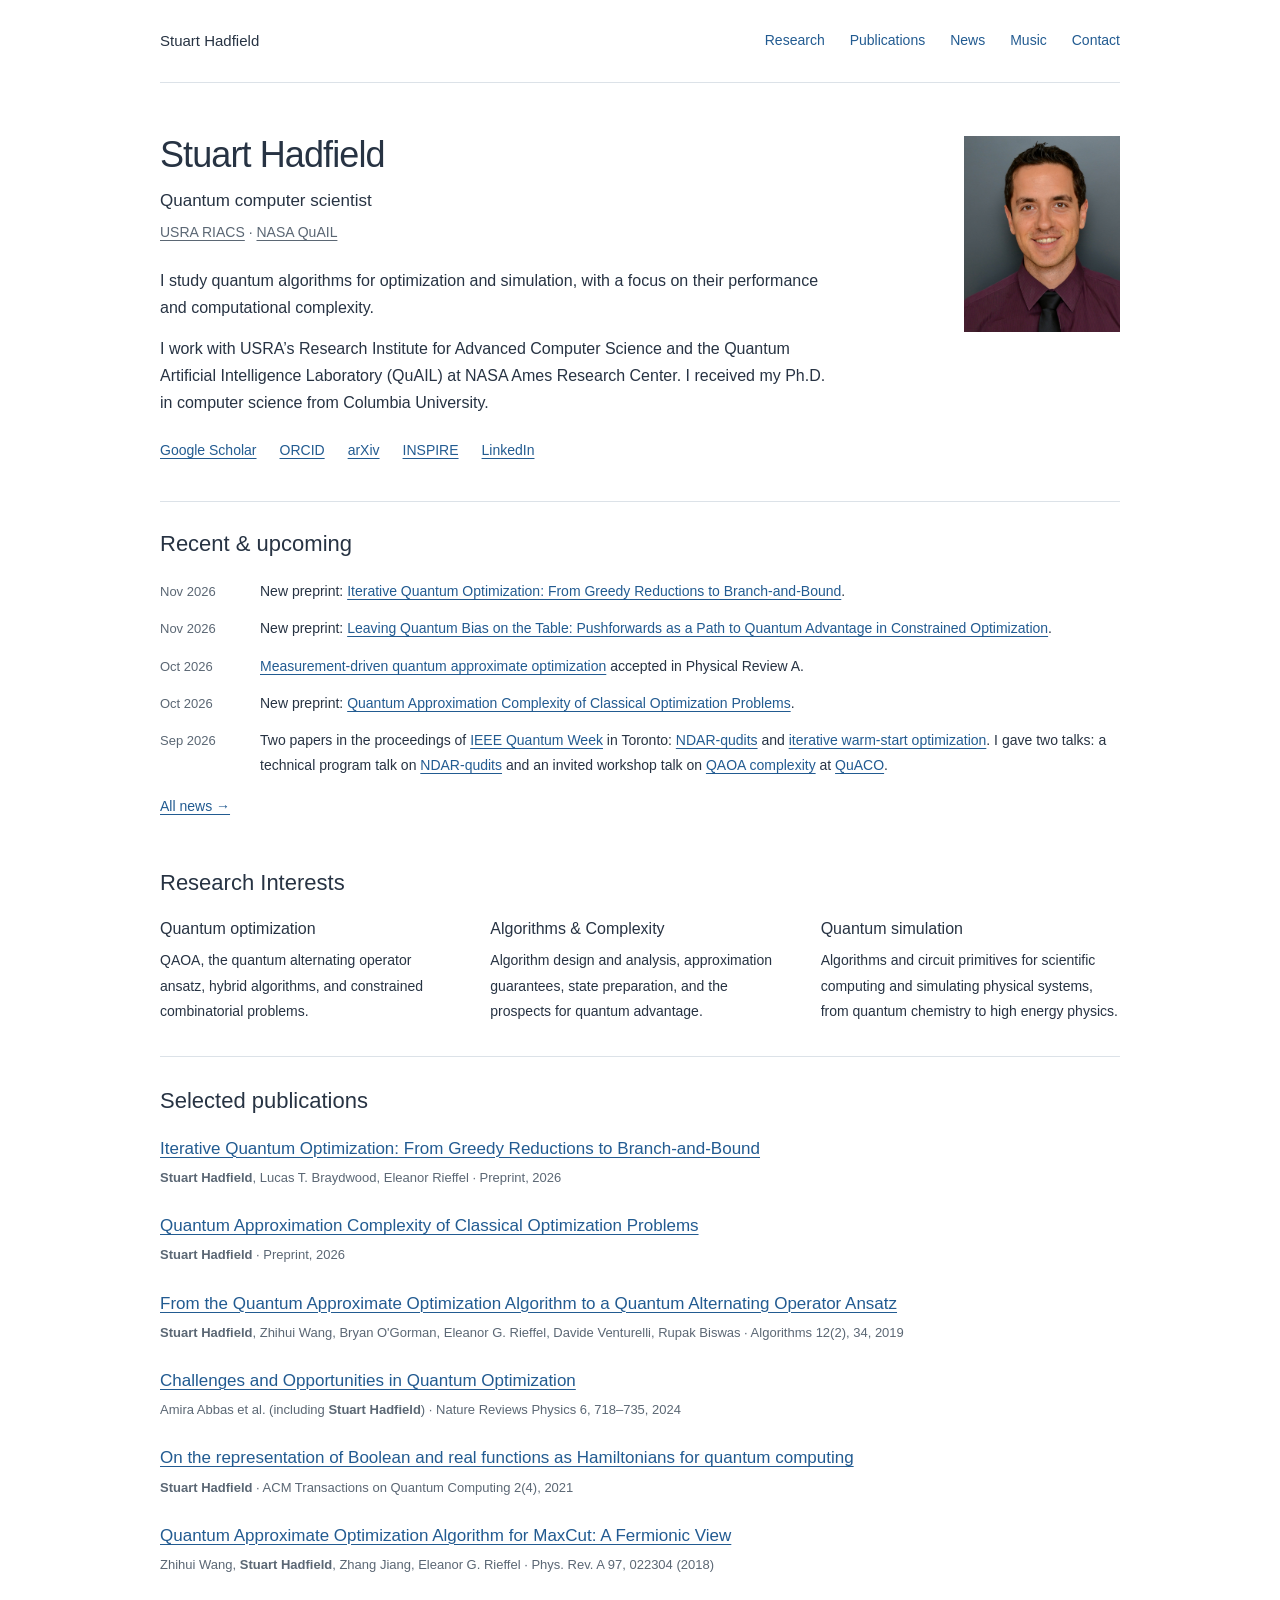
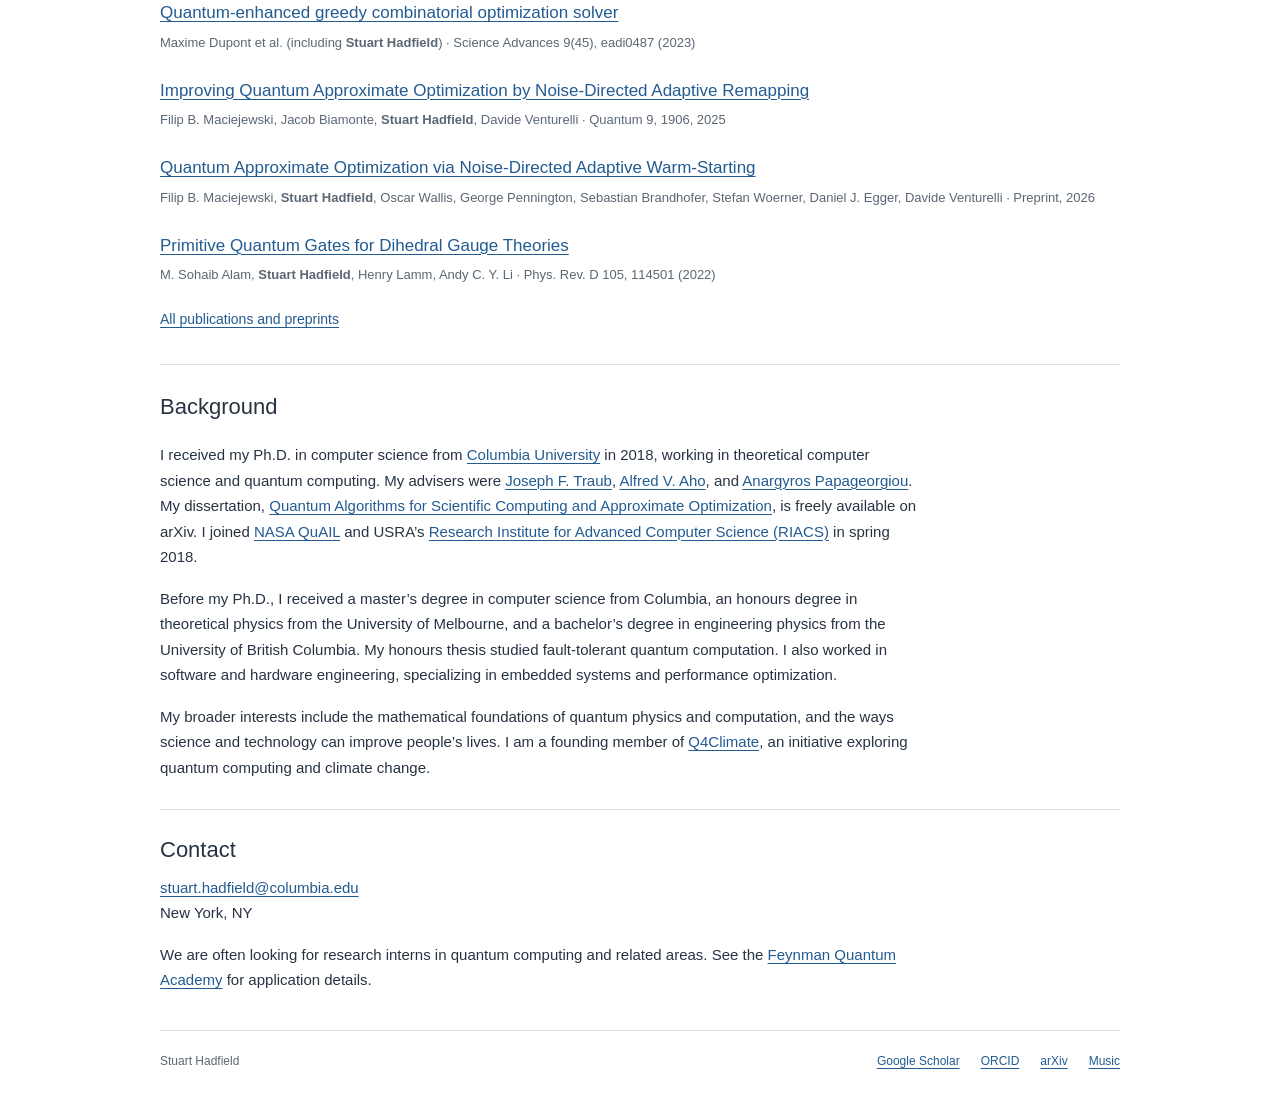
<file: index.html>
<!doctype html>
<html lang="en">
<head>
  <meta charset="utf-8">
  <meta name="viewport" content="width=device-width, initial-scale=1">
  <title>Stuart Hadfield | Quantum Algorithms, Optimization &amp; Complexity</title>
  <meta name="description" content="Stuart Hadfield is a quantum computer scientist at USRA/RIACS and NASA QuAIL. Research in quantum algorithms, optimization, complexity, and simulation.">
  <meta name="theme-color" content="#ffffff">
  <meta name="color-scheme" content="light">
  <meta name="referrer" content="strict-origin-when-cross-origin">
  <link rel="canonical" href="https://stuarthadfield.me/">
  <link rel="icon" href="./assets/favicon.svg" type="image/svg+xml">
  <link rel="stylesheet" href="./assets/site.css">
  <meta property="og:type" content="website">
  <meta property="og:title" content="Stuart Hadfield | Quantum Algorithms, Optimization &amp; Complexity">
  <meta property="og:description" content="Stuart Hadfield is a quantum computer scientist at USRA/RIACS and NASA QuAIL. Research in quantum algorithms, optimization, complexity, and simulation.">
  <meta property="og:url" content="https://stuarthadfield.me/">
  <meta property="og:image" content="https://stuarthadfield.me/assets/stuart-hadfield.jpg">
  <meta property="og:image:alt" content="Stuart Hadfield">
  <meta name="twitter:card" content="summary">
  <script type="application/ld+json">{"@context": "https://schema.org", "@type": "ProfilePage", "url": "https://stuarthadfield.me/", "name": "Stuart Hadfield | Quantum Algorithms, Optimization & Complexity", "mainEntity": {"@type": "Person", "@id": "https://stuarthadfield.me/#person", "name": "Stuart Hadfield", "alternateName": "Stuart A. Hadfield", "url": "https://stuarthadfield.me/", "image": "https://stuarthadfield.me/assets/stuart-hadfield.jpg", "jobTitle": "Quantum computer scientist", "affiliation": {"@type": "Organization", "name": "USRA Research Institute for Advanced Computer Science"}, "alumniOf": {"@type": "CollegeOrUniversity", "name": "Columbia University"}, "sameAs": ["https://orcid.org/0000-0002-4607-3921", "https://scholar.google.com/citations?user=0zILLFkAAAAJ", "https://arxiv.org/a/hadfield_s_1", "https://github.com/stuartah"], "knowsAbout": ["Quantum algorithms", "Quantum optimization", "Computational complexity", "Quantum simulation"]}}</script>
  <script defer src="./assets/site.js"></script>
  <script defer src="./assets/analytics.js"></script>
</head>
<body>
<a class="skip-link" href="#main">Skip to content</a>
<header class="site-header wrap">
  <a class="wordmark" href="./" aria-label="Stuart Hadfield, home">Stuart Hadfield</a>
  <button class="menu-toggle" aria-expanded="false" aria-controls="primary-nav" type="button">Menu</button>
  <nav id="primary-nav" aria-label="Main navigation">
    <a href="./#research">Research</a>
    <a href="./publications/">Publications</a>
    <a href="./news/">News</a>
    <a href="./music/">Music</a>
    <a href="./#contact">Contact</a>
  </nav>
</header>
<main id="main">
<div class="wrap">
  <section class="intro" aria-labelledby="home-title">
    <div class="intro-copy">
      <div class="intro-name">
        <h1 id="home-title">Stuart Hadfield</h1>
        <p class="intro-role">Quantum computer scientist</p>
        <p class="intro-affiliation"><a href="https://riacs.usra.edu/quantum/">USRA RIACS</a> · <a href="https://www.nasa.gov/intelligent-systems-division/discovery-and-systems-health/nasa-quail/">NASA QuAIL</a></p>
      </div>
      <div class="intro-bio">
        <p>I study quantum algorithms for optimization and simulation, with a focus on their performance and computational complexity.</p>
        <p>I work with USRA’s Research Institute for Advanced Computer Science and the Quantum Artificial Intelligence Laboratory (QuAIL) at NASA Ames Research Center. I received my Ph.D. in computer science from Columbia University.</p>
        <div class="intro-links"><a href="https://scholar.google.com/citations?user=0zILLFkAAAAJ">Google Scholar</a><a href="https://orcid.org/0000-0002-4607-3921">ORCID</a><a href="https://arxiv.org/a/hadfield_s_1">arXiv</a><a href="https://inspirehep.net/authors/1913623">INSPIRE</a><a href="https://www.linkedin.com/in/stuart-hadfield-4b250715">LinkedIn</a></div>
      </div>
    </div>
    <figure class="portrait"><img src="assets/stuart-hadfield.jpg" width="1789" height="2048" alt="Stuart Hadfield" fetchpriority="high"></figure>
  </section>
  <section class="recent-updates" id="news" aria-labelledby="news-title"><h2 id="news-title">Recent &amp; upcoming</h2><ul class="updates-list"><li id="news-tree-iqo-preprint"><time datetime="2026-11">Nov 2026</time><p>New preprint: <a href="https://arxiv.org/abs/2611.00678">Iterative Quantum Optimization: From Greedy Reductions to Branch-and-Bound</a>.</p></li><li id="news-pushforwards-preprint"><time datetime="2026-11">Nov 2026</time><p>New preprint: <a href="https://arxiv.org/abs/2611.00759">Leaving Quantum Bias on the Table: Pushforwards as a Path to Quantum Advantage in Constrained Optimization</a>.</p></li><li id="news-measurement-driven-pra-acceptance"><time datetime="2026-10-22">Oct 2026</time><p><a href="https://journals.aps.org/pra/accepted/10.1103/6ftg-93hc">Measurement-driven quantum approximate optimization</a> accepted in Physical Review A.</p></li><li id="news-quantum-approximation-complexity-preprint"><time datetime="2026-10-07">Oct 2026</time><p>New preprint: <a href="https://arxiv.org/abs/2610.09584">Quantum Approximation Complexity of Classical Optimization Problems</a>.</p></li><li id="news-ieee-quantum-week-2026"><time datetime="2026-09-17">Sep 2026</time><p>Two papers in the proceedings of <a href="https://qce.quantum.ieee.org/2026/qce26-schedule/paper-schedule/">IEEE Quantum Week</a> in Toronto: <a href="https://arxiv.org/abs/2606.28234">NDAR-qudits</a> and <a href="https://arxiv.org/abs/2604.26047">iterative warm-start optimization</a>. I gave two talks: a technical program talk on <a href="https://arxiv.org/abs/2606.28234">NDAR-qudits</a> and an invited workshop talk on <a href="https://arxiv.org/abs/2608.11385">QAOA complexity</a> at <a href="https://sites.google.com/view/quaco-qce/">QuACO</a>.</p></li></ul><a class="all-news" href="news/">All news →</a></section>
  <section class="research" id="research" aria-labelledby="research-title">
    <h2 id="research-title">Research Interests</h2>
    <div class="research-areas">
      <div><h3><a href="publications/?topic=Optimization">Quantum optimization</a></h3><p>QAOA, the quantum alternating operator ansatz, hybrid algorithms, and constrained combinatorial problems.</p></div>
      <div><h3><a href="publications/?topic=Complexity">Algorithms &amp; Complexity</a></h3><p>Algorithm design and analysis, approximation guarantees, state preparation, and the prospects for quantum advantage.</p></div>
      <div><h3><a href="publications/?topic=Simulation">Quantum simulation</a></h3><p>Algorithms and circuit primitives for scientific computing and simulating physical systems, from quantum chemistry to high energy physics.</p></div>
    </div>
  </section>
  <section class="selected-work" aria-labelledby="selected-title"><h2 id="selected-title">Selected publications</h2><ul class="selected-list"><li class="selected-paper">
  <h3><a href="https://arxiv.org/abs/2611.00678">Iterative Quantum Optimization: From Greedy Reductions to Branch-and-Bound</a></h3>
  <p class="paper-meta"><strong>Stuart Hadfield</strong>, Lucas T. Braydwood, Eleanor Rieffel · Preprint, 2026</p>
</li><li class="selected-paper">
  <h3><a href="https://arxiv.org/abs/2610.09584">Quantum Approximation Complexity of Classical Optimization Problems</a></h3>
  <p class="paper-meta"><strong>Stuart Hadfield</strong> · Preprint, 2026</p>
</li><li class="selected-paper">
  <h3><a href="https://arxiv.org/abs/1709.03489">From the Quantum Approximate Optimization Algorithm to a Quantum Alternating Operator Ansatz</a></h3>
  <p class="paper-meta"><strong>Stuart Hadfield</strong>, Zhihui Wang, Bryan O&#x27;Gorman, Eleanor G. Rieffel, Davide Venturelli, Rupak Biswas · Algorithms 12(2), 34, 2019</p>
</li><li class="selected-paper">
  <h3><a href="https://arxiv.org/abs/2312.02279">Challenges and Opportunities in Quantum Optimization</a></h3>
  <p class="paper-meta">Amira Abbas et al. (including <strong>Stuart Hadfield</strong>) · Nature Reviews Physics 6, 718–735, 2024</p>
</li><li class="selected-paper">
  <h3><a href="https://arxiv.org/abs/1804.09130">On the representation of Boolean and real functions as Hamiltonians for quantum computing</a></h3>
  <p class="paper-meta"><strong>Stuart Hadfield</strong> · ACM Transactions on Quantum Computing 2(4), 2021</p>
</li><li class="selected-paper">
  <h3><a href="https://arxiv.org/abs/1706.02998">Quantum Approximate Optimization Algorithm for MaxCut: A Fermionic View</a></h3>
  <p class="paper-meta">Zhihui Wang, <strong>Stuart Hadfield</strong>, Zhang Jiang, Eleanor G. Rieffel · Phys. Rev. A 97, 022304 (2018)</p>
</li><li class="selected-paper">
  <h3><a href="https://arxiv.org/abs/2303.05509">Quantum-enhanced greedy combinatorial optimization solver</a></h3>
  <p class="paper-meta">Maxime Dupont et al. (including <strong>Stuart Hadfield</strong>) · Science Advances 9(45), eadi0487 (2023)</p>
</li><li class="selected-paper">
  <h3><a href="https://arxiv.org/abs/2404.01412">Improving Quantum Approximate Optimization by Noise-Directed Adaptive Remapping</a></h3>
  <p class="paper-meta">Filip B. Maciejewski, Jacob Biamonte, <strong>Stuart Hadfield</strong>, Davide Venturelli · Quantum 9, 1906, 2025</p>
</li><li class="selected-paper">
  <h3><a href="https://arxiv.org/abs/2607.09368">Quantum Approximate Optimization via Noise-Directed Adaptive Warm-Starting</a></h3>
  <p class="paper-meta">Filip B. Maciejewski, <strong>Stuart Hadfield</strong>, Oscar Wallis, George Pennington, Sebastian Brandhofer, Stefan Woerner, Daniel J. Egger, Davide Venturelli · Preprint, 2026</p>
</li><li class="selected-paper">
  <h3><a href="https://arxiv.org/abs/2108.13305">Primitive Quantum Gates for Dihedral Gauge Theories</a></h3>
  <p class="paper-meta">M. Sohaib Alam, <strong>Stuart Hadfield</strong>, Henry Lamm, Andy C. Y. Li · Phys. Rev. D 105, 114501 (2022)</p>
</li></ul><a class="browse-papers" href="publications/">All publications and preprints</a></section>
  <section class="background" id="about" aria-labelledby="background-title">
    <h2 id="background-title">Background</h2>
    <p>I received my Ph.D. in computer science from <a href="https://www.cs.columbia.edu/~stuartah/" title="Former Columbia homepage">Columbia University</a> in 2018, working in theoretical computer science and quantum computing. My advisers were <a href="https://www.cs.columbia.edu/~traub/">Joseph F. Traub</a>, <a href="https://www.cs.columbia.edu/~aho/">Alfred V. Aho</a>, and <a href="https://www.cs.columbia.edu/~ap/">Anargyros Papageorgiou</a>. My dissertation, <a href="https://arxiv.org/abs/1805.03265">Quantum Algorithms for Scientific Computing and Approximate Optimization</a>, is freely available on arXiv. I joined <a href="https://www.nasa.gov/intelligent-systems-division/discovery-and-systems-health/nasa-quail/">NASA QuAIL</a> and USRA’s <a href="https://riacs.usra.edu/quantum/">Research Institute for Advanced Computer Science (RIACS)</a> in spring 2018.</p>
    <p>Before my Ph.D., I received a master’s degree in computer science from Columbia, an honours degree in theoretical physics from the University of Melbourne, and a bachelor’s degree in engineering physics from the University of British Columbia. My honours thesis studied fault-tolerant quantum computation. I also worked in software and hardware engineering, specializing in embedded systems and performance optimization.</p>
    <p>My broader interests include the mathematical foundations of quantum physics and computation, and the ways science and technology can improve people’s lives. I am a founding member of <a href="https://q4climate.org/">Q4Climate</a>, an initiative exploring quantum computing and climate change.</p>
  </section>
  <section class="contact" id="contact" aria-labelledby="contact-title"><h2 id="contact-title">Contact</h2><p><a class="contact-email" href="mailto:stuart.hadfield@columbia.edu">stuart.hadfield@columbia.edu</a></p><p>New York, NY</p><p class="internship-note">We are often looking for research interns in quantum computing and related areas. See the <a href="https://riacs.usra.edu/quantum/academy/">Feynman Quantum Academy</a> for application details.</p></section>
</div>
</main>
<footer class="site-footer wrap">
  <span>Stuart Hadfield</span>
  <div class="footer-links"><a href="https://scholar.google.com/citations?user=0zILLFkAAAAJ">Google Scholar</a><a href="https://orcid.org/0000-0002-4607-3921">ORCID</a><a href="https://arxiv.org/a/hadfield_s_1">arXiv</a><a href="./music/">Music</a></div>
</footer>
<!-- Existing Clicky tracker runs only on the public production hostname. -->
</body>
</html>
</file>
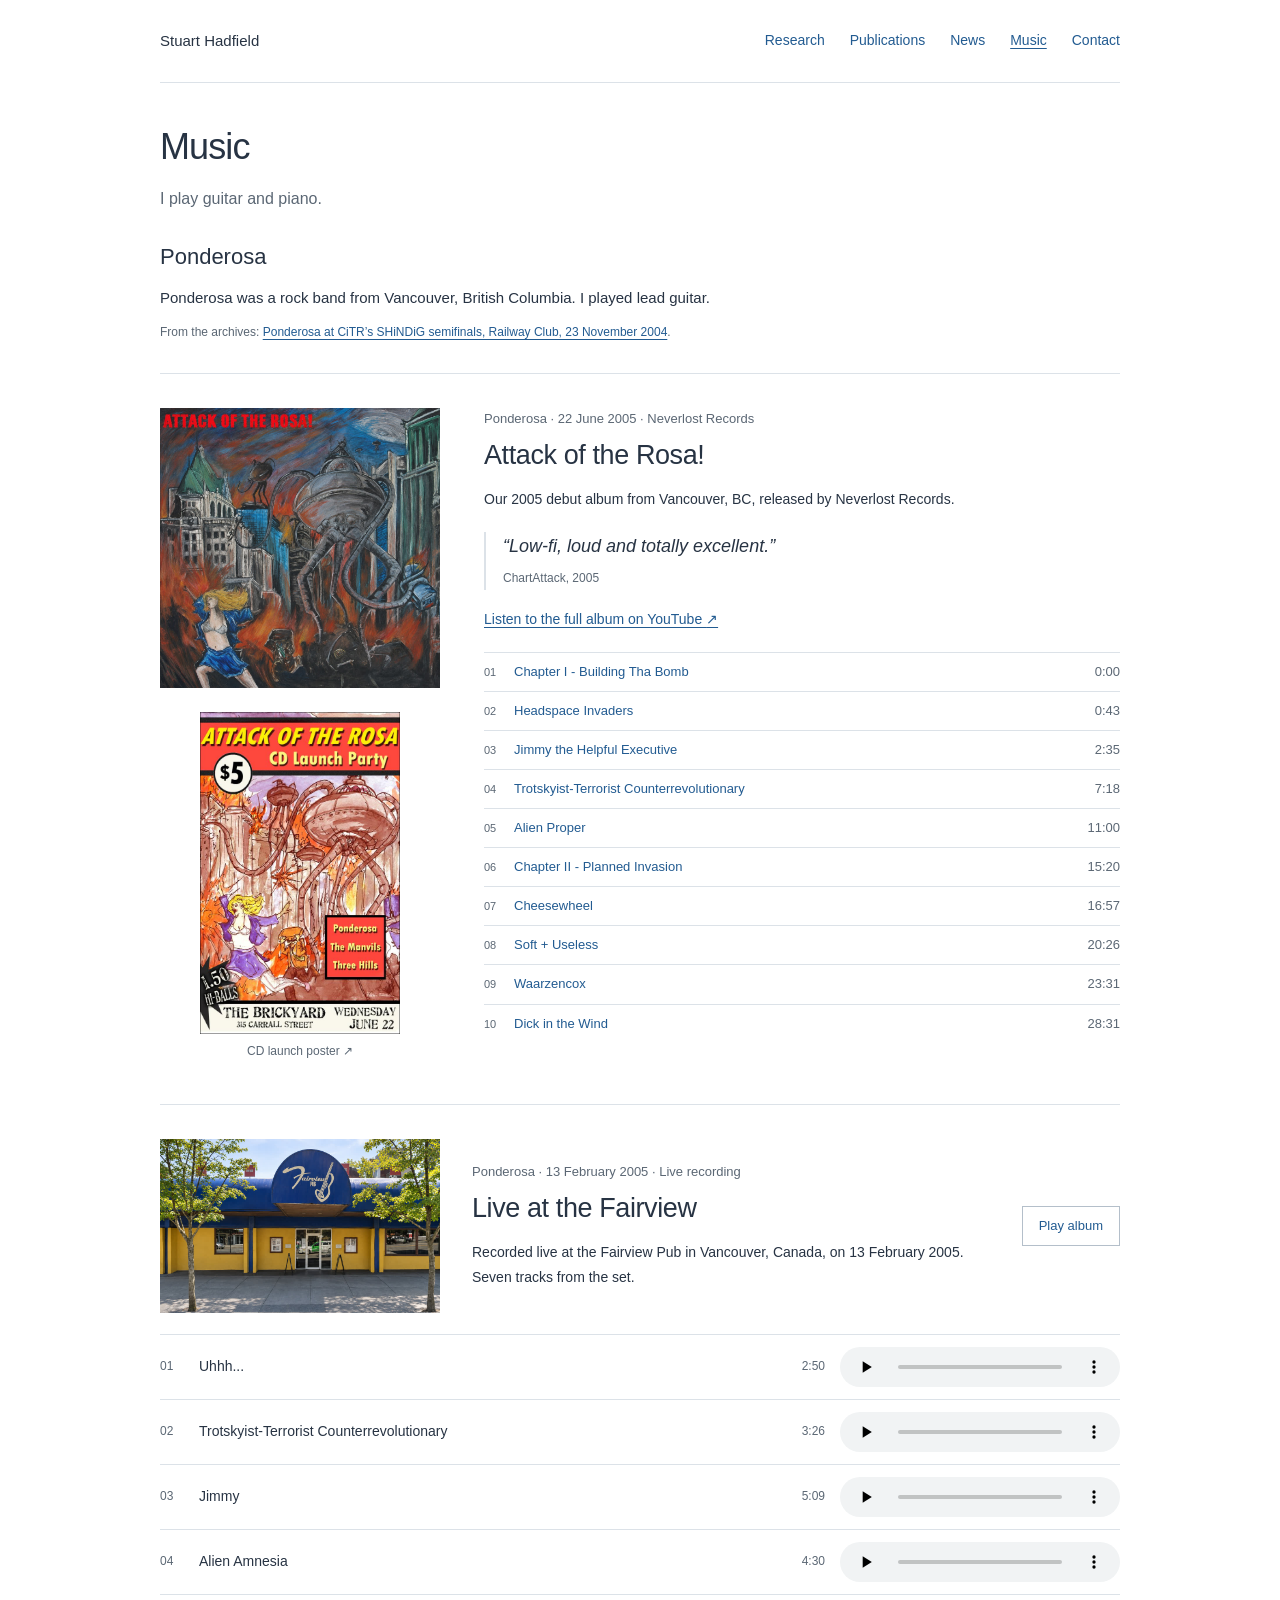
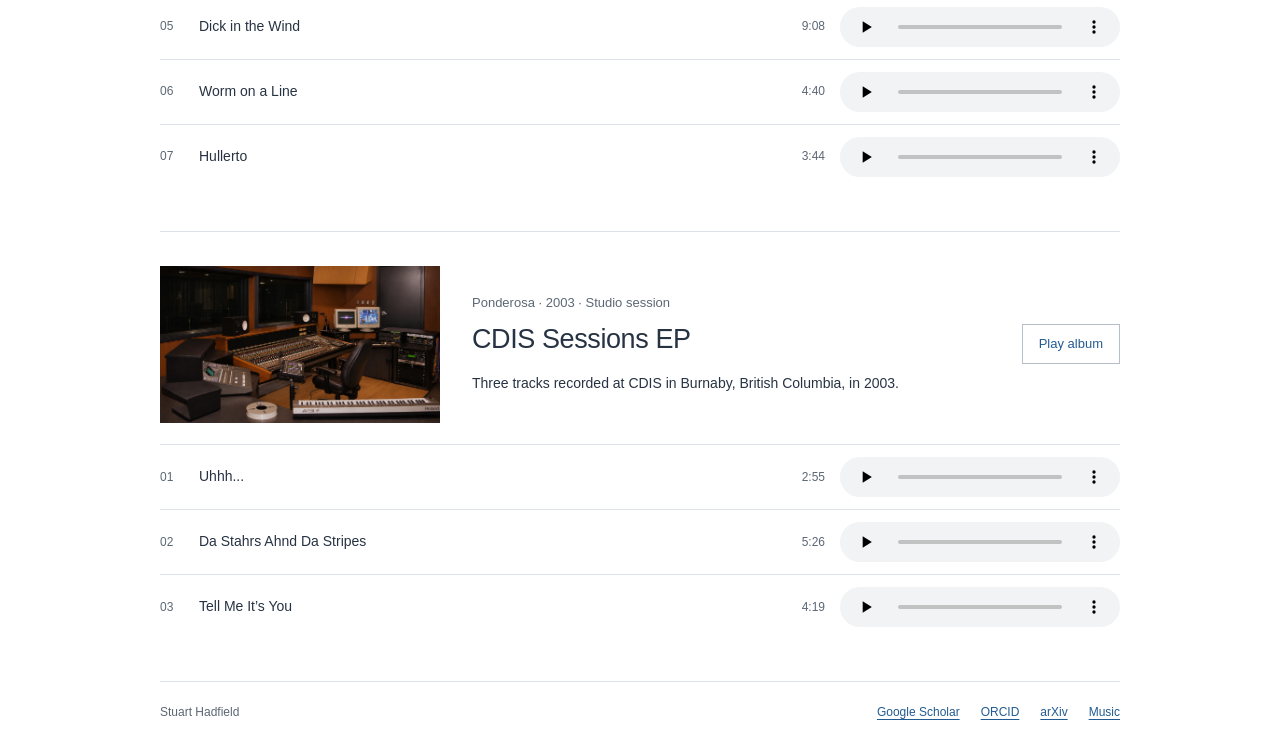
<file: music/index.html>
<!doctype html>
<html lang="en">
<head>
  <meta charset="utf-8">
  <meta name="viewport" content="width=device-width, initial-scale=1">
  <title>Music | Stuart Hadfield</title>
  <meta name="description" content="Stuart Hadfield plays guitar and piano and was the lead guitarist in Ponderosa. Listen to Attack of the Rosa!, Live at the Fairview, and the CDIS Sessions EP.">
  <meta name="theme-color" content="#ffffff">
  <meta name="color-scheme" content="light">
  <meta name="referrer" content="strict-origin-when-cross-origin">
  <link rel="canonical" href="https://stuarthadfield.me/music/">
  <link rel="icon" href="../assets/favicon.svg" type="image/svg+xml">
  <link rel="stylesheet" href="../assets/site.css">
  <meta property="og:type" content="website">
  <meta property="og:title" content="Music | Stuart Hadfield">
  <meta property="og:description" content="Stuart Hadfield plays guitar and piano and was the lead guitarist in Ponderosa. Listen to Attack of the Rosa!, Live at the Fairview, and the CDIS Sessions EP.">
  <meta property="og:url" content="https://stuarthadfield.me/music/">
  <meta property="og:image" content="https://stuarthadfield.me/assets/stuart-hadfield.jpg">
  <meta property="og:image:alt" content="Stuart Hadfield">
  <meta name="twitter:card" content="summary">
  <script type="application/ld+json">{"@context": "https://schema.org", "@type": "CollectionPage", "url": "https://stuarthadfield.me/music/", "name": "Music | Stuart Hadfield", "mainEntity": {"@type": "ItemList", "itemListElement": [{"@type": "ListItem", "position": 1, "url": "https://stuarthadfield.me/music/#attack-of-the-rosa", "name": "Ponderosa — Attack of the Rosa!"}, {"@type": "ListItem", "position": 2, "url": "https://stuarthadfield.me/music/#fairview", "name": "Ponderosa — Live at the Fairview"}, {"@type": "ListItem", "position": 3, "url": "https://stuarthadfield.me/music/#cdis", "name": "Ponderosa — CDIS Sessions EP"}]}}</script>
  <script defer src="../assets/site.js"></script>
  <script defer src="../assets/analytics.js"></script>
</head>
<body>
<a class="skip-link" href="#main">Skip to content</a>
<header class="site-header wrap">
  <a class="wordmark" href="../" aria-label="Stuart Hadfield, home">Stuart Hadfield</a>
  <button class="menu-toggle" aria-expanded="false" aria-controls="primary-nav" type="button">Menu</button>
  <nav id="primary-nav" aria-label="Main navigation">
    <a href="../#research">Research</a>
    <a href="../publications/">Publications</a>
    <a href="../news/">News</a>
    <a href="../music/" aria-current="page">Music</a>
    <a href="../#contact">Contact</a>
  </nav>
</header>
<main id="main"><div class="wrap music-page"><section class="page-intro"><h1>Music</h1><p>I play guitar and piano.</p></section><section class="band-bio" aria-labelledby="band-title"><h2 id="band-title">Ponderosa</h2><p>Ponderosa was a rock band from Vancouver, British Columbia. I played lead guitar.</p><p class="band-archive">From the archives: <a href="https://eve.artsvictoria.ca/show/27832/view">Ponderosa at CiTR’s SHiNDiG semifinals, Railway Club, 23 November 2004</a>.</p></section><section class="music-album music-album-featured has-album-poster" id="attack-of-the-rosa" aria-labelledby="attack-of-the-rosa-title">
    <a class="album-cover" href="https://www.youtube.com/watch?v=FKN-Aj_FBhs" aria-label="Listen to Ponderosa — Attack of the Rosa! on YouTube"><img src="../assets/ponderosa-attack-of-the-rosa-enhanced.jpg" alt="Artwork for Attack of the Rosa!" width="1024" height="1024" decoding="async"></a>
    <div class="album-copy"><p class="album-meta">Ponderosa · 22 June 2005 · Neverlost Records</p><h2 id="attack-of-the-rosa-title">Attack of the Rosa!</h2><div class="album-description"><p>Our 2005 debut album from Vancouver, BC, released by Neverlost Records.</p></div><blockquote class="album-review" cite="http://www.chartattack.com/damn/2005/07/2211.cfm"><p>“Low-fi, loud and totally excellent.”</p><footer><cite>ChartAttack</cite>, 2005</footer></blockquote><a class="album-listen" href="https://www.youtube.com/watch?v=FKN-Aj_FBhs">Listen to the full album on YouTube <span aria-hidden="true">↗</span></a><ol class="youtube-tracks" aria-label="Attack of the Rosa! tracks"><li><a href="https://www.youtube.com/watch?v=FKN-Aj_FBhs&amp;t=0s"><span>Chapter I - Building Tha Bomb</span><time>0:00</time></a></li><li><a href="https://www.youtube.com/watch?v=FKN-Aj_FBhs&amp;t=43s"><span>Headspace Invaders</span><time>0:43</time></a></li><li><a href="https://www.youtube.com/watch?v=FKN-Aj_FBhs&amp;t=155s"><span>Jimmy the Helpful Executive</span><time>2:35</time></a></li><li><a href="https://www.youtube.com/watch?v=FKN-Aj_FBhs&amp;t=438s"><span>Trotskyist-Terrorist Counterrevolutionary</span><time>7:18</time></a></li><li><a href="https://www.youtube.com/watch?v=FKN-Aj_FBhs&amp;t=660s"><span>Alien Proper</span><time>11:00</time></a></li><li><a href="https://www.youtube.com/watch?v=FKN-Aj_FBhs&amp;t=920s"><span>Chapter II - Planned Invasion</span><time>15:20</time></a></li><li><a href="https://www.youtube.com/watch?v=FKN-Aj_FBhs&amp;t=1017s"><span>Cheesewheel</span><time>16:57</time></a></li><li><a href="https://www.youtube.com/watch?v=FKN-Aj_FBhs&amp;t=1226s"><span>Soft + Useless</span><time>20:26</time></a></li><li><a href="https://www.youtube.com/watch?v=FKN-Aj_FBhs&amp;t=1411s"><span>Waarzencox</span><time>23:31</time></a></li><li><a href="https://www.youtube.com/watch?v=FKN-Aj_FBhs&amp;t=1711s"><span>Dick in the Wind</span><time>28:31</time></a></li></ol></div>
    <a class="album-poster" id="attack-of-the-rosa-poster" href="../assets/ponderosa-rosa-launch-poster.jpg" aria-label="View the original Attack of the Rosa! CD launch poster full size"><img src="../assets/ponderosa-rosa-launch-poster.jpg" alt="Attack of the Rosa CD launch party poster: Ponderosa, The Manvils and Three Hills at The Brickyard, 315 Carrall Street, Wednesday June 22; five-dollar admission." width="586" height="945" loading="lazy" decoding="async"><span>CD launch poster <span aria-hidden="true">↗</span></span></a>
  </section><section class="music-album music-recording" id="fairview" aria-labelledby="fairview-title" data-recording>
    <div class="recording-intro"><figure class="venue-photo"><img src="../assets/fairview-pub-edited.jpg" alt="Fairview Pub in Vancouver, with blue awnings, yellow walls and its central guitar sign." width="960" height="596" loading="lazy" decoding="async"></figure><div class="recording-heading"><div class="album-copy"><p class="album-meta">Ponderosa · 13 February 2005 · Live recording</p><h2 id="fairview-title">Live at the Fairview</h2><div class="album-description"><p>Recorded live at the Fairview Pub in Vancouver, Canada, on 13 February 2005. Seven tracks from the set.</p></div></div><button class="play-album" type="button" hidden>Play album</button></div></div>
    <ol class="audio-tracks" aria-label="Live at the Fairview tracks"><li class="audio-track"><span class="track-number" aria-hidden="true">01</span><span class="track-title" id="fairview-track-1">Uhhh...</span><span class="track-duration">2:50</span><audio controls preload="none" controlslist="nodownload" aria-labelledby="fairview-title fairview-track-1"><source src="../assets/audio/fairview-01-uhhh.mp3" type="audio/mpeg">Your browser does not support audio playback.</audio></li><li class="audio-track"><span class="track-number" aria-hidden="true">02</span><span class="track-title" id="fairview-track-2">Trotskyist-Terrorist Counterrevolutionary</span><span class="track-duration">3:26</span><audio controls preload="none" controlslist="nodownload" aria-labelledby="fairview-title fairview-track-2"><source src="../assets/audio/fairview-02-trotskyist-terrorist-counterrevolutionary.mp3" type="audio/mpeg">Your browser does not support audio playback.</audio></li><li class="audio-track"><span class="track-number" aria-hidden="true">03</span><span class="track-title" id="fairview-track-3">Jimmy</span><span class="track-duration">5:09</span><audio controls preload="none" controlslist="nodownload" aria-labelledby="fairview-title fairview-track-3"><source src="../assets/audio/fairview-03-jimmy.mp3" type="audio/mpeg">Your browser does not support audio playback.</audio></li><li class="audio-track"><span class="track-number" aria-hidden="true">04</span><span class="track-title" id="fairview-track-4">Alien Amnesia</span><span class="track-duration">4:30</span><audio controls preload="none" controlslist="nodownload" aria-labelledby="fairview-title fairview-track-4"><source src="../assets/audio/fairview-04-alien-amnesia.mp3" type="audio/mpeg">Your browser does not support audio playback.</audio></li><li class="audio-track"><span class="track-number" aria-hidden="true">05</span><span class="track-title" id="fairview-track-5">Dick in the Wind</span><span class="track-duration">9:08</span><audio controls preload="none" controlslist="nodownload" aria-labelledby="fairview-title fairview-track-5"><source src="../assets/audio/fairview-05-dick-in-the-wind.mp3" type="audio/mpeg">Your browser does not support audio playback.</audio></li><li class="audio-track"><span class="track-number" aria-hidden="true">06</span><span class="track-title" id="fairview-track-6">Worm on a Line</span><span class="track-duration">4:40</span><audio controls preload="none" controlslist="nodownload" aria-labelledby="fairview-title fairview-track-6"><source src="../assets/audio/fairview-06-worm-on-a-line.mp3" type="audio/mpeg">Your browser does not support audio playback.</audio></li><li class="audio-track"><span class="track-number" aria-hidden="true">07</span><span class="track-title" id="fairview-track-7">Hullerto</span><span class="track-duration">3:44</span><audio controls preload="none" controlslist="nodownload" aria-labelledby="fairview-title fairview-track-7"><source src="../assets/audio/fairview-07-hullerto.mp3" type="audio/mpeg">Your browser does not support audio playback.</audio></li></ol><p class="playback-status" role="status"></p>
  </section><section class="music-album music-recording" id="cdis" aria-labelledby="cdis-title" data-recording>
    <div class="recording-intro"><figure class="venue-photo"><img src="../assets/cdis-control-room-toned.jpg" alt="Enhanced archival image of the Bruce Fairbairn Control Room at CDIS, with an analog mixing desk, CRT monitors and keyboard." width="1200" height="675" loading="lazy" decoding="async"></figure><div class="recording-heading"><div class="album-copy"><p class="album-meta">Ponderosa · 2003 · Studio session</p><h2 id="cdis-title">CDIS Sessions EP</h2><div class="album-description"><p>Three tracks recorded at CDIS in Burnaby, British Columbia, in 2003.</p></div></div><button class="play-album" type="button" hidden>Play album</button></div></div>
    <ol class="audio-tracks" aria-label="CDIS Sessions EP tracks"><li class="audio-track"><span class="track-number" aria-hidden="true">01</span><span class="track-title" id="cdis-track-1">Uhhh...</span><span class="track-duration">2:55</span><audio controls preload="none" controlslist="nodownload" aria-labelledby="cdis-title cdis-track-1"><source src="../assets/audio/cdis-01-uhhh.mp3" type="audio/mpeg">Your browser does not support audio playback.</audio></li><li class="audio-track"><span class="track-number" aria-hidden="true">02</span><span class="track-title" id="cdis-track-2">Da Stahrs Ahnd Da Stripes</span><span class="track-duration">5:26</span><audio controls preload="none" controlslist="nodownload" aria-labelledby="cdis-title cdis-track-2"><source src="../assets/audio/cdis-02-da-stahrs-ahnd-da-stripes.mp3" type="audio/mpeg">Your browser does not support audio playback.</audio></li><li class="audio-track"><span class="track-number" aria-hidden="true">03</span><span class="track-title" id="cdis-track-3">Tell Me It’s You</span><span class="track-duration">4:19</span><audio controls preload="none" controlslist="nodownload" aria-labelledby="cdis-title cdis-track-3"><source src="../assets/audio/cdis-03-tell-me-it-s-you.mp3" type="audio/mpeg">Your browser does not support audio playback.</audio></li></ol><p class="playback-status" role="status"></p>
  </section></div></main>
<footer class="site-footer wrap">
  <span>Stuart Hadfield</span>
  <div class="footer-links"><a href="https://scholar.google.com/citations?user=0zILLFkAAAAJ">Google Scholar</a><a href="https://orcid.org/0000-0002-4607-3921">ORCID</a><a href="https://arxiv.org/a/hadfield_s_1">arXiv</a><a href="../music/" aria-current="page">Music</a></div>
</footer>
<!-- Existing Clicky tracker runs only on the public production hostname. -->
</body>
</html>
</file>
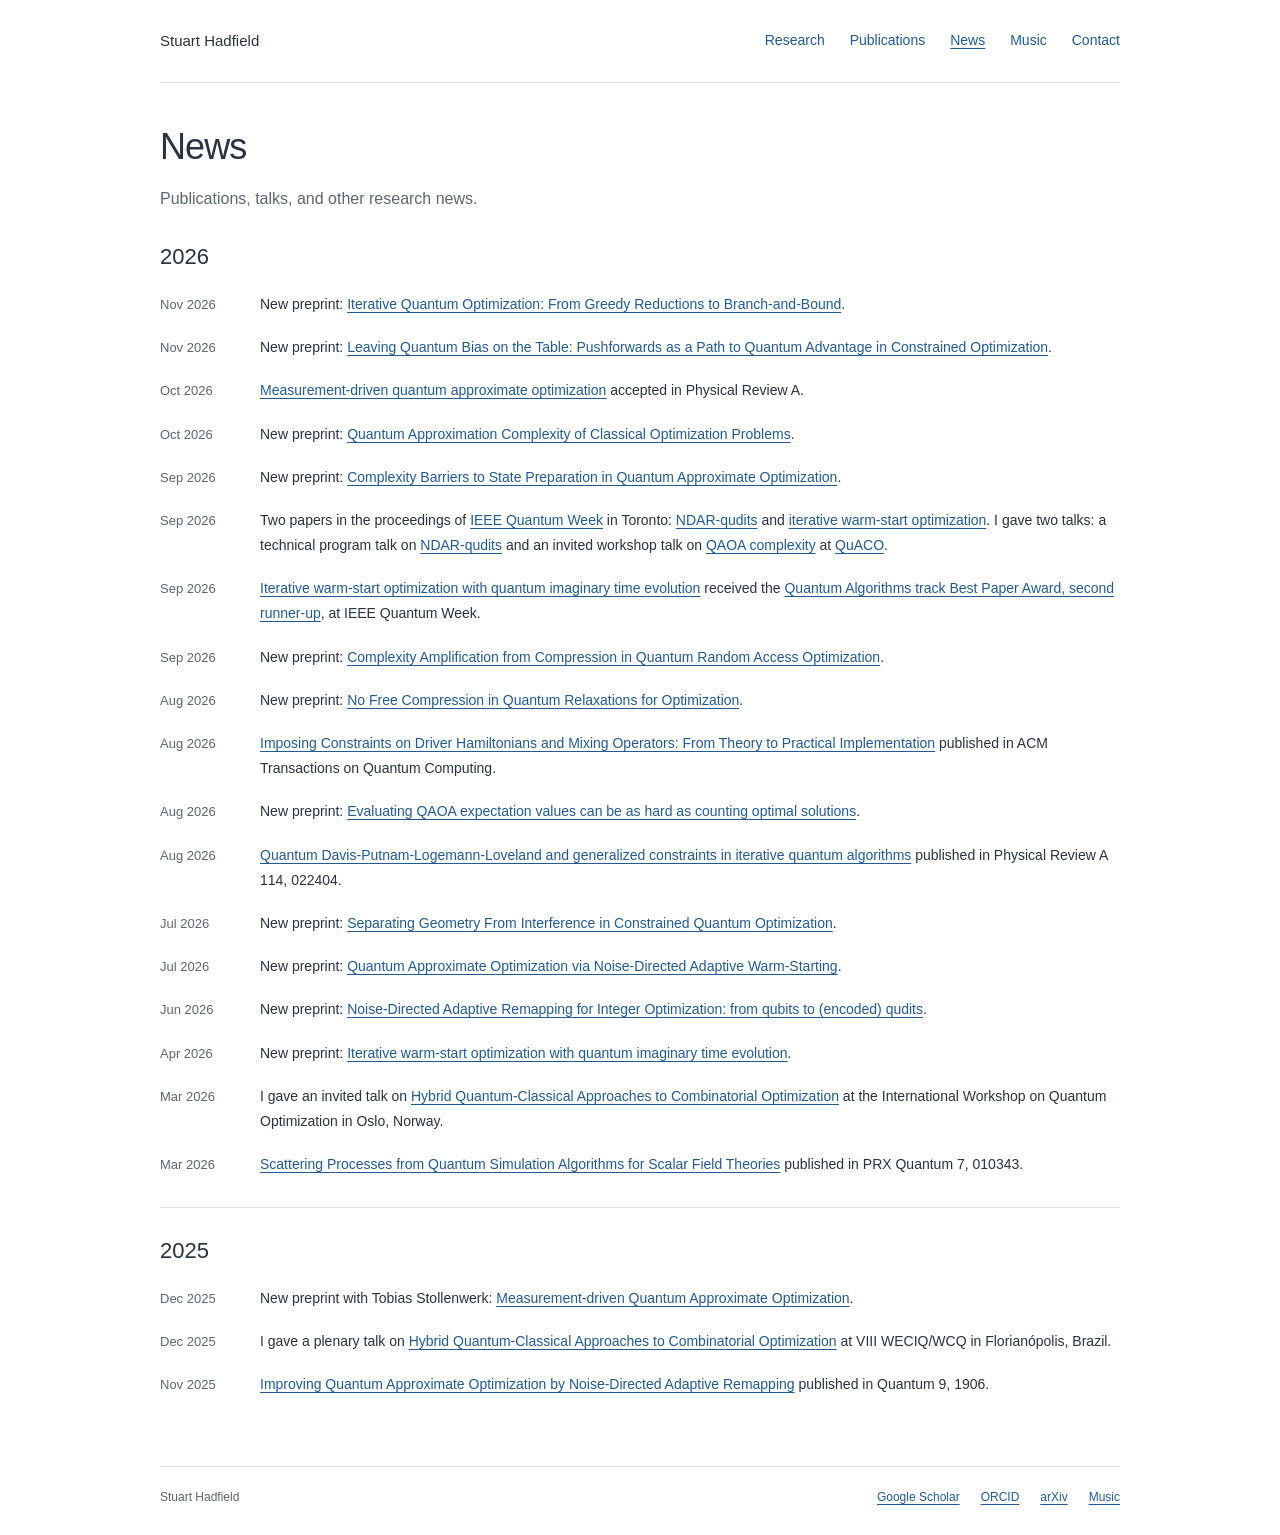
<file: news/index.html>
<!doctype html>
<html lang="en">
<head>
  <meta charset="utf-8">
  <meta name="viewport" content="width=device-width, initial-scale=1">
  <title>News | Stuart Hadfield</title>
  <meta name="description" content="News from Stuart Hadfield: papers, publications, and talks.">
  <meta name="theme-color" content="#ffffff">
  <meta name="color-scheme" content="light">
  <meta name="referrer" content="strict-origin-when-cross-origin">
  <link rel="canonical" href="https://stuarthadfield.me/news/">
  <link rel="icon" href="../assets/favicon.svg" type="image/svg+xml">
  <link rel="stylesheet" href="../assets/site.css">
  <meta property="og:type" content="website">
  <meta property="og:title" content="News | Stuart Hadfield">
  <meta property="og:description" content="News from Stuart Hadfield: papers, publications, and talks.">
  <meta property="og:url" content="https://stuarthadfield.me/news/">
  <meta property="og:image" content="https://stuarthadfield.me/assets/stuart-hadfield.jpg">
  <meta property="og:image:alt" content="Stuart Hadfield">
  <meta name="twitter:card" content="summary">
  <script type="application/ld+json">{"@context": "https://schema.org", "@type": "CollectionPage", "url": "https://stuarthadfield.me/news/", "name": "News | Stuart Hadfield", "mainEntity": {"@type": "ItemList", "itemListElement": [{"@type": "ListItem", "position": 1, "url": "https://stuarthadfield.me/news/#news-tree-iqo-preprint", "name": "New preprint: Iterative Quantum Optimization: From Greedy Reductions to Branch-and-Bound."}, {"@type": "ListItem", "position": 2, "url": "https://stuarthadfield.me/news/#news-pushforwards-preprint", "name": "New preprint: Leaving Quantum Bias on the Table: Pushforwards as a Path to Quantum Advantage in Constrained Optimization."}, {"@type": "ListItem", "position": 3, "url": "https://stuarthadfield.me/news/#news-measurement-driven-pra-acceptance", "name": "Measurement-driven quantum approximate optimization accepted in Physical Review A."}, {"@type": "ListItem", "position": 4, "url": "https://stuarthadfield.me/news/#news-quantum-approximation-complexity-preprint", "name": "New preprint: Quantum Approximation Complexity of Classical Optimization Problems."}, {"@type": "ListItem", "position": 5, "url": "https://stuarthadfield.me/news/#news-preprint-2609-31520", "name": "New preprint: Complexity Barriers to State Preparation in Quantum Approximate Optimization."}, {"@type": "ListItem", "position": 6, "url": "https://stuarthadfield.me/news/#news-ieee-quantum-week-2026", "name": "Two papers in the proceedings of IEEE Quantum Week in Toronto: NDAR-qudits and iterative warm-start optimization. I gave two talks: a technical program talk on NDAR-qudits and an invited workshop talk on QAOA complexity at QuACO."}, {"@type": "ListItem", "position": 7, "url": "https://stuarthadfield.me/news/#news-ieee-warm-start-paper-award", "name": "Iterative warm-start optimization with quantum imaginary time evolution received the Quantum Algorithms track Best Paper Award, second runner-up, at IEEE Quantum Week."}, {"@type": "ListItem", "position": 8, "url": "https://stuarthadfield.me/news/#news-preprint-2609-07090", "name": "New preprint: Complexity Amplification from Compression in Quantum Random Access Optimization."}, {"@type": "ListItem", "position": 9, "url": "https://stuarthadfield.me/news/#news-preprint-2608-25151", "name": "New preprint: No Free Compression in Quantum Relaxations for Optimization."}, {"@type": "ListItem", "position": 10, "url": "https://stuarthadfield.me/news/#news-constraints-toqc-publication", "name": "Imposing Constraints on Driver Hamiltonians and Mixing Operators: From Theory to Practical Implementation published in ACM Transactions on Quantum Computing."}, {"@type": "ListItem", "position": 11, "url": "https://stuarthadfield.me/news/#news-preprint-2608-11385", "name": "New preprint: Evaluating QAOA expectation values can be as hard as counting optimal solutions."}, {"@type": "ListItem", "position": 12, "url": "https://stuarthadfield.me/news/#news-quantum-dpll-pra-publication", "name": "Quantum Davis-Putnam-Logemann-Loveland and generalized constraints in iterative quantum algorithms published in Physical Review A 114, 022404."}, {"@type": "ListItem", "position": 13, "url": "https://stuarthadfield.me/news/#news-preprint-2607-13630", "name": "New preprint: Separating Geometry From Interference in Constrained Quantum Optimization."}, {"@type": "ListItem", "position": 14, "url": "https://stuarthadfield.me/news/#news-preprint-2607-09368", "name": "New preprint: Quantum Approximate Optimization via Noise-Directed Adaptive Warm-Starting."}, {"@type": "ListItem", "position": 15, "url": "https://stuarthadfield.me/news/#news-preprint-2606-28234", "name": "New preprint: Noise-Directed Adaptive Remapping for Integer Optimization: from qubits to (encoded) qudits."}, {"@type": "ListItem", "position": 16, "url": "https://stuarthadfield.me/news/#news-preprint-2604-26047", "name": "New preprint: Iterative warm-start optimization with quantum imaginary time evolution."}, {"@type": "ListItem", "position": 17, "url": "https://stuarthadfield.me/news/#news-oslo-quantum-optimization-2026", "name": "I gave an invited talk on Hybrid Quantum-Classical Approaches to Combinatorial Optimization at the International Workshop on Quantum Optimization in Oslo, Norway."}, {"@type": "ListItem", "position": 18, "url": "https://stuarthadfield.me/news/#news-scattering-prx-quantum-publication", "name": "Scattering Processes from Quantum Simulation Algorithms for Scalar Field Theories published in PRX Quantum 7, 010343."}, {"@type": "ListItem", "position": 19, "url": "https://stuarthadfield.me/news/#news-measurement-driven-arxiv", "name": "New preprint with Tobias Stollenwerk: Measurement-driven Quantum Approximate Optimization."}, {"@type": "ListItem", "position": 20, "url": "https://stuarthadfield.me/news/#news-brazil-weciq-wcq-2025", "name": "I gave a plenary talk on Hybrid Quantum-Classical Approaches to Combinatorial Optimization at VIII WECIQ/WCQ in Florianópolis, Brazil."}, {"@type": "ListItem", "position": 21, "url": "https://stuarthadfield.me/news/#news-ndar-quantum-publication", "name": "Improving Quantum Approximate Optimization by Noise-Directed Adaptive Remapping published in Quantum 9, 1906."}]}}</script>
  <script defer src="../assets/site.js"></script>
  <script defer src="../assets/analytics.js"></script>
</head>
<body>
<a class="skip-link" href="#main">Skip to content</a>
<header class="site-header wrap">
  <a class="wordmark" href="../" aria-label="Stuart Hadfield, home">Stuart Hadfield</a>
  <button class="menu-toggle" aria-expanded="false" aria-controls="primary-nav" type="button">Menu</button>
  <nav id="primary-nav" aria-label="Main navigation">
    <a href="../#research">Research</a>
    <a href="../publications/">Publications</a>
    <a href="../news/" aria-current="page">News</a>
    <a href="../music/">Music</a>
    <a href="../#contact">Contact</a>
  </nav>
</header>
<main id="main"><div class="wrap"><section class="page-intro"><h1>News</h1><p>Publications, talks, and other research news.</p></section><div class="news-archive"><section class="news-year" aria-labelledby="year-2026"><h2 id="year-2026">2026</h2><ul class="updates-list"><li id="news-tree-iqo-preprint"><time datetime="2026-11">Nov 2026</time><p>New preprint: <a href="https://arxiv.org/abs/2611.00678">Iterative Quantum Optimization: From Greedy Reductions to Branch-and-Bound</a>.</p></li><li id="news-pushforwards-preprint"><time datetime="2026-11">Nov 2026</time><p>New preprint: <a href="https://arxiv.org/abs/2611.00759">Leaving Quantum Bias on the Table: Pushforwards as a Path to Quantum Advantage in Constrained Optimization</a>.</p></li><li id="news-measurement-driven-pra-acceptance"><time datetime="2026-10-22">Oct 2026</time><p><a href="https://journals.aps.org/pra/accepted/10.1103/6ftg-93hc">Measurement-driven quantum approximate optimization</a> accepted in Physical Review A.</p></li><li id="news-quantum-approximation-complexity-preprint"><time datetime="2026-10-07">Oct 2026</time><p>New preprint: <a href="https://arxiv.org/abs/2610.09584">Quantum Approximation Complexity of Classical Optimization Problems</a>.</p></li><li id="news-preprint-2609-31520"><time datetime="2026-09-25">Sep 2026</time><p>New preprint: <a href="https://arxiv.org/abs/2609.31520">Complexity Barriers to State Preparation in Quantum Approximate Optimization</a>.</p></li><li id="news-ieee-quantum-week-2026"><time datetime="2026-09-17">Sep 2026</time><p>Two papers in the proceedings of <a href="https://qce.quantum.ieee.org/2026/qce26-schedule/paper-schedule/">IEEE Quantum Week</a> in Toronto: <a href="https://arxiv.org/abs/2606.28234">NDAR-qudits</a> and <a href="https://arxiv.org/abs/2604.26047">iterative warm-start optimization</a>. I gave two talks: a technical program talk on <a href="https://arxiv.org/abs/2606.28234">NDAR-qudits</a> and an invited workshop talk on <a href="https://arxiv.org/abs/2608.11385">QAOA complexity</a> at <a href="https://sites.google.com/view/quaco-qce/">QuACO</a>.</p></li><li id="news-ieee-warm-start-paper-award"><time datetime="2026-09-14">Sep 2026</time><p><a href="https://arxiv.org/abs/2604.26047">Iterative warm-start optimization with quantum imaginary time evolution</a> received the <a href="https://riacs.usra.edu/quantum/news/usra-scientists-four-talks-one-award-ieee-qce-2026/">Quantum Algorithms track Best Paper Award, second runner-up</a>, at IEEE Quantum Week.</p></li><li id="news-preprint-2609-07090"><time datetime="2026-09-07">Sep 2026</time><p>New preprint: <a href="https://arxiv.org/abs/2609.07090">Complexity Amplification from Compression in Quantum Random Access Optimization</a>.</p></li><li id="news-preprint-2608-25151"><time datetime="2026-08-25">Aug 2026</time><p>New preprint: <a href="https://arxiv.org/abs/2608.25151">No Free Compression in Quantum Relaxations for Optimization</a>.</p></li><li id="news-constraints-toqc-publication"><time datetime="2026-08-24">Aug 2026</time><p><a href="https://doi.org/10.1145/3821414">Imposing Constraints on Driver Hamiltonians and Mixing Operators: From Theory to Practical Implementation</a> published in ACM Transactions on Quantum Computing.</p></li><li id="news-preprint-2608-11385"><time datetime="2026-08-11">Aug 2026</time><p>New preprint: <a href="https://arxiv.org/abs/2608.11385">Evaluating QAOA expectation values can be as hard as counting optimal solutions</a>.</p></li><li id="news-quantum-dpll-pra-publication"><time datetime="2026-08-04">Aug 2026</time><p><a href="https://journals.aps.org/pra/abstract/10.1103/8g3p-tyz1">Quantum Davis-Putnam-Logemann-Loveland and generalized constraints in iterative quantum algorithms</a> published in Physical Review A 114, 022404.</p></li><li id="news-preprint-2607-13630"><time datetime="2026-07-15">Jul 2026</time><p>New preprint: <a href="https://arxiv.org/abs/2607.13630">Separating Geometry From Interference in Constrained Quantum Optimization</a>.</p></li><li id="news-preprint-2607-09368"><time datetime="2026-07-10">Jul 2026</time><p>New preprint: <a href="https://arxiv.org/abs/2607.09368">Quantum Approximate Optimization via Noise-Directed Adaptive Warm-Starting</a>.</p></li><li id="news-preprint-2606-28234"><time datetime="2026-06-26">Jun 2026</time><p>New preprint: <a href="https://arxiv.org/abs/2606.28234">Noise-Directed Adaptive Remapping for Integer Optimization: from qubits to (encoded) qudits</a>.</p></li><li id="news-preprint-2604-26047"><time datetime="2026-04-28">Apr 2026</time><p>New preprint: <a href="https://arxiv.org/abs/2604.26047">Iterative warm-start optimization with quantum imaginary time evolution</a>.</p></li><li id="news-oslo-quantum-optimization-2026"><time datetime="2026-03-04">Mar 2026</time><p>I gave an invited talk on <a href="https://sites.google.com/view/neqst-qc4ds-workshop-2026/">Hybrid Quantum-Classical Approaches to Combinatorial Optimization</a> at the International Workshop on Quantum Optimization in Oslo, Norway.</p></li><li id="news-scattering-prx-quantum-publication"><time datetime="2026-03-03">Mar 2026</time><p><a href="https://journals.aps.org/prxquantum/abstract/10.1103/3krb-wwfx">Scattering Processes from Quantum Simulation Algorithms for Scalar Field Theories</a> published in PRX Quantum 7, 010343.</p></li></ul></section><section class="news-year" aria-labelledby="year-2025"><h2 id="year-2025">2025</h2><ul class="updates-list"><li id="news-measurement-driven-arxiv"><time datetime="2025-12-24">Dec 2025</time><p>New preprint with Tobias Stollenwerk: <a href="https://arxiv.org/abs/2512.21046">Measurement-driven Quantum Approximate Optimization</a>.</p></li><li id="news-brazil-weciq-wcq-2025"><time datetime="2025-12-11">Dec 2025</time><p>I gave a plenary talk on <a href="https://workshop-cq.ufsc.br/2025/en/">Hybrid Quantum-Classical Approaches to Combinatorial Optimization</a> at VIII WECIQ/WCQ in Florianópolis, Brazil.</p></li><li id="news-ndar-quantum-publication"><time datetime="2025-11-06">Nov 2025</time><p><a href="https://quantum-journal.org/papers/q-2025-11-06-1906/">Improving Quantum Approximate Optimization by Noise-Directed Adaptive Remapping</a> published in Quantum 9, 1906.</p></li></ul></section></div></div></main>
<footer class="site-footer wrap">
  <span>Stuart Hadfield</span>
  <div class="footer-links"><a href="https://scholar.google.com/citations?user=0zILLFkAAAAJ">Google Scholar</a><a href="https://orcid.org/0000-0002-4607-3921">ORCID</a><a href="https://arxiv.org/a/hadfield_s_1">arXiv</a><a href="../music/">Music</a></div>
</footer>
<!-- Existing Clicky tracker runs only on the public production hostname. -->
</body>
</html>
</file>
<file: assets/site.css>
/* Quiet modern: Ink and blue. */
:root{color-scheme:light;--page:#fff;--ink:#273343;--muted:#5b6774;--link:#225b91;--rule:#dce2e8;--soft:#f4f7fa;--font:-apple-system,BlinkMacSystemFont,'Segoe UI',Arial,sans-serif;--width:960px}
*{box-sizing:border-box}html{scroll-behavior:smooth;scroll-padding-top:24px}body{margin:0;background:var(--page);color:var(--ink);font:16px/1.7 var(--font);-webkit-font-smoothing:antialiased}h1,h2,h3,p,figure{margin:0}h1,h2,h3{color:var(--ink);font-weight:500}h1{font-size:36px;line-height:1.25;letter-spacing:-.025em}h2{font-size:22px;line-height:1.4;margin-bottom:19px}h3{font-size:16px;line-height:1.5;margin-bottom:7px}a{color:var(--link);text-underline-offset:3px;text-decoration-thickness:1px}a:hover{text-decoration-thickness:2px}button,input,select{font:inherit}button,summary{cursor:pointer}a,button,input,select,summary{touch-action:manipulation}:focus-visible{outline:2px solid var(--link);outline-offset:4px}::selection{background:#dceafa;color:var(--ink)}[hidden]{display:none!important}img{display:block;max-width:100%;height:auto}.wrap{width:min(var(--width),calc(100% - 80px));margin-inline:auto}.skip-link{position:absolute;top:8px;left:16px;z-index:20;padding:8px 14px;background:var(--page);transform:translateY(-160%)}.skip-link:focus{transform:translateY(0)}
.site-header{display:flex;align-items:center;justify-content:space-between;gap:28px;min-height:83px;border-bottom:1px solid var(--rule)}.wordmark{color:var(--ink);text-decoration:none;font-size:15px;font-weight:500}nav{display:flex;align-items:center;flex-wrap:wrap;gap:25px}nav a{text-decoration:none;font-size:14px;padding:8px 0}nav a[aria-current=page]{text-decoration:underline}.menu-toggle{display:none;border:1px solid #b4bfca;color:var(--ink);background:var(--page);padding:7px 12px;font-size:14px}
.intro{display:grid;grid-template-columns:minmax(0,1fr) 156px;gap:54px;padding:49px 0 39px}.intro h1{margin-bottom:10px}.intro-role{margin-bottom:5px;font-size:17px}.intro-affiliation{color:var(--muted);font-size:14px}.intro-affiliation a{color:inherit}.intro-bio{margin-top:22px;max-width:680px}.intro-bio p+p{margin-top:14px}.intro-links{display:flex;flex-wrap:wrap;gap:8px 23px;margin-top:22px;font-size:14px}.portrait{padding-top:4px}.portrait img{width:156px;height:196px;object-fit:cover;object-position:50% 38%}.research{padding-top:18px;padding-bottom:32px}.research-areas{display:grid;grid-template-columns:repeat(3,minmax(0,1fr));gap:31px}.research-areas p{font-size:14px;line-height:1.8}.research-areas h3 a{text-decoration:none;color:var(--ink)}.research-areas h3 a:hover{color:var(--link);text-decoration:underline}.selected-work{border-top:1px solid var(--rule);padding-top:29px;padding-bottom:32px}.selected-list{list-style:none;padding:0;margin:0}.selected-paper+.selected-paper{margin-top:24px}.selected-paper h3{font-size:17px;font-weight:400;line-height:1.55;margin:0 0 5px}.selected-paper .paper-meta{color:var(--muted);font-size:13px}.selected-paper .paper-summary{font-size:14px;margin-top:5px;line-height:1.75}.browse-papers{display:inline-block;margin-top:22px;font-size:14px}.background{padding:27px 0 29px;border-top:1px solid var(--rule)}.background p{max-width:760px;font-size:15px}.background p+p{margin-top:16px}.contact{padding:25px 0 37px;border-top:1px solid var(--rule)}.contact h2{margin-bottom:9px}.contact p{font-size:15px}.site-footer{display:flex;justify-content:space-between;align-items:baseline;gap:24px;padding:20px 0 28px;border-top:1px solid var(--rule);color:var(--muted);font-size:12px}.footer-links{display:flex;gap:21px;flex-wrap:wrap}
.page-intro{padding:41px 0 30px}.page-intro h1{margin-bottom:16px}.page-intro>p{max-width:720px;color:var(--muted)}.page-intro .intro-links{margin-top:19px}.publication-tools{padding:20px 0 16px;border-top:1px solid var(--rule);border-bottom:1px solid var(--rule)}.filter-fields{display:grid;grid-template-columns:minmax(220px,1fr) 165px 165px 135px 95px;gap:16px}.field{min-width:0}.field label{display:block;margin-bottom:7px;font-size:12px;color:var(--muted)}.field input,.field select{width:100%;height:42px;padding:8px 10px;border:1px solid #b4bfca;border-radius:0;background:var(--page);color:var(--ink);font-size:14px}.filter-status{display:flex;align-items:center;justify-content:space-between;gap:16px;margin-top:13px;min-height:24px;font-size:12px;color:var(--muted)}.reset-filters{padding:0;background:none;color:var(--link);border:0;text-decoration:underline;text-underline-offset:3px;font-size:12px}.status-note{color:var(--muted);font-size:12px;margin-top:7px;line-height:1.7}.pub-list{padding-bottom:10px}.publication{display:grid;grid-template-columns:60px minmax(0,1fr);gap:23px;padding:25px 0 27px;border-bottom:1px solid var(--rule)}.pub-year{color:var(--muted);font-size:14px;padding-top:3px}.publication h2{font-size:18px;font-weight:400;line-height:1.55;margin-bottom:7px;letter-spacing:0}.pub-authors{font-size:12px;color:var(--muted);line-height:1.8}.pub-authors strong{font-weight:500;color:var(--ink)}.pub-venue{font-size:13px;margin:5px 0 10px}.pub-links{display:flex;align-items:baseline;gap:8px 18px;flex-wrap:wrap}.pub-links>a,.pub-links>details>summary{font-size:12px;color:var(--link)}.pub-links>details{display:contents}.pub-links>details>summary{list-style:none;text-decoration:underline;text-underline-offset:3px}.pub-links>details>summary::-webkit-details-marker{display:none}.pub-links>details>summary::after{content:' +'}.pub-links>details[open]>summary::after{content:' −'}.pub-links>details>div{flex-basis:100%;padding:15px 18px;margin-top:3px;background:var(--soft);font-size:14px;line-height:1.8;min-width:0}.citation pre{margin:0 0 11px;white-space:pre-wrap;overflow-wrap:anywhere;font:12px/1.7 ui-monospace,Consolas,monospace}.copy-citation{font-size:12px;padding:5px 10px;border:1px solid #b4bfca;background:var(--page);color:var(--ink)}.empty-state{padding:43px 0}.empty-state h2{margin-bottom:8px}.empty-state p,.pub-note{color:var(--muted);font-size:13px}.pub-note{padding:20px 0 31px}.publications-contact{padding:26px 0 33px}.error-page{padding:65px 0;min-height:55vh}.error-page h1{margin-bottom:20px}.error-page p{margin-bottom:18px}
@media(max-width:820px){.wrap{width:calc(100% - 48px)}nav{gap:20px}.intro{gap:35px}.filter-fields{grid-template-columns:repeat(2,minmax(0,1fr));gap:12px}.field:first-child{grid-column:1/-1}}
@media(max-width:640px){.wrap{width:calc(100% - 40px)}.site-header{min-height:72px;flex-wrap:wrap;gap:0}.wordmark{font-size:14px}nav{font-size:13px;gap:19px;padding-block:7px}.js .menu-toggle{display:block}.js nav{display:none;width:100%;justify-content:space-between;padding:9px 0 17px}.js nav[data-open=true]{display:flex}nav a{font-size:13px}.intro{grid-template-columns:minmax(0,1fr) 96px;gap:20px;padding:33px 0 28px}.intro-copy{display:contents}.intro-name{grid-column:1;grid-row:1}.intro h1{font-size:29px;line-height:1.3;margin-bottom:10px}.intro-role{font-size:15px}.intro-affiliation{font-size:12px;line-height:1.75}.portrait{grid-column:2;grid-row:1}.portrait img{width:96px;height:122px}.intro-bio{grid-column:1/-1;margin-top:0;font-size:15px}.intro-links{font-size:13px;gap:8px 20px;margin-top:18px}h2{font-size:21px}.research{padding-top:9px;padding-bottom:27px}.research-areas{grid-template-columns:1fr;gap:20px}.research-areas h3{margin-bottom:4px}.selected-work{padding-top:25px;padding-bottom:28px}.selected-paper h3{font-size:16px}.selected-paper .paper-meta{font-size:12px}.selected-paper .paper-summary{font-size:13px}.background,.contact{padding-block:24px}.background p,.contact p{font-size:14px}.site-footer{display:block;padding-bottom:25px}.footer-links{gap:20px;margin-top:12px}.page-intro{padding:31px 0 25px}.page-intro h1{font-size:30px}.page-intro>p{font-size:15px}.filter-fields{grid-template-columns:repeat(2,minmax(0,1fr));gap:14px 12px}.field:first-child{grid-column:1/-1}.field:nth-child(4){grid-column:1}.field:nth-child(5){grid-column:2}.field input,.field select{font-size:16px}.publication{grid-template-columns:1fr;gap:7px;padding-block:22px}.pub-year{font-size:12px}.publication h2{font-size:17px}.pub-authors,.pub-venue{font-size:12px}.pub-links>details>div{padding:13px;font-size:13px}.citation pre{font-size:11px}.contact-email{overflow-wrap:anywhere}}
@media(prefers-reduced-motion:reduce){html{scroll-behavior:auto}}
@media print{body{font-size:11pt}.wrap{width:100%}nav,.menu-toggle,.skip-link,.publication-tools,.pub-links,.site-footer{display:none!important}.site-header{min-height:40px}.intro{padding-block:25px}.publication,.selected-paper{break-inside:avoid}.publication[hidden]{display:grid!important}a{color:black;text-decoration:none}}
.contact .internship-note{margin-top:16px;max-width:760px}
.recent-updates{border-top:1px solid var(--rule);padding:27px 0 30px}.updates-list{list-style:none;padding:0;margin:0;display:grid;gap:12px}.updates-list li{display:grid;grid-template-columns:82px minmax(0,1fr);gap:18px;align-items:baseline}.updates-list time{font-size:13px;color:var(--muted);white-space:nowrap}.updates-list p{font-size:14px;line-height:1.8;overflow-wrap:anywhere}
@media(max-width:640px){.recent-updates{padding:24px 0}.updates-list{gap:14px}.updates-list li{grid-template-columns:67px minmax(0,1fr);gap:12px}.updates-list time{font-size:12px}}

.all-news{display:inline-block;margin-top:17px;font-size:14px}.news-archive{padding-bottom:38px}.news-year{padding:0 0 30px}.news-year+.news-year{border-top:1px solid var(--rule);padding-top:28px}.news-year h2{margin-bottom:19px}.news-archive .updates-list{gap:18px}

.music-page{min-height:70vh}.music-page .page-intro p+p{margin-top:10px}.music-album{padding:34px 0 42px;border-top:1px solid var(--rule)}.music-album-featured{display:grid;grid-template-columns:280px minmax(0,1fr);align-items:start;gap:44px}.album-cover{display:block;position:relative;width:100%;aspect-ratio:1;overflow:hidden;background:#000}.album-cover img{display:block;width:100%;height:auto}.album-meta{font-size:13px;color:var(--muted);margin-bottom:8px}.album-copy h2{font-size:27px;line-height:1.3;margin-bottom:14px;letter-spacing:-.015em}.album-description{max-width:730px;font-size:14px;line-height:1.8}.album-description p+p{margin-top:9px}.album-listen{display:inline-block;margin-top:14px;font-size:14px}.youtube-tracks{list-style:none;counter-reset:song;margin:20px 0 0;padding:0}.youtube-tracks li{counter-increment:song;border-top:1px solid var(--rule)}.youtube-tracks a{display:grid;grid-template-columns:20px minmax(0,1fr) 42px;align-items:baseline;gap:10px;padding:8px 0;font-size:13px;text-decoration:none}.youtube-tracks a:before{content:counter(song,decimal-leading-zero);font-size:11px;color:var(--muted)}.youtube-tracks a:hover span{text-decoration:underline}.youtube-tracks time{color:var(--muted);text-align:right;font-variant-numeric:tabular-nums}.recording-heading{display:flex;justify-content:space-between;align-items:center;gap:24px;margin-bottom:21px}.play-album{flex-shrink:0;border:1px solid #b4bfca;background:var(--page);color:var(--link);padding:8px 16px;font-size:13px}.play-album:hover{background:var(--soft)}.audio-tracks{list-style:none;padding:0;margin:0}.audio-track{display:grid;grid-template-columns:24px minmax(0,1fr) 40px minmax(220px,280px);gap:15px;align-items:center;padding:12px 0;border-top:1px solid var(--rule)}.track-number,.track-duration{font-size:12px;color:var(--muted);font-variant-numeric:tabular-nums}.track-duration{text-align:right}.track-title{font-size:14px;overflow-wrap:anywhere}.audio-track audio{display:block;width:100%;height:40px;min-width:0}.playback-status{color:var(--muted);font-size:13px}.playback-status:not(:empty){margin-top:12px}
@media(max-width:820px){.music-album-featured{grid-template-columns:230px minmax(0,1fr);gap:30px}.audio-track{grid-template-columns:20px minmax(0,1fr) 36px minmax(210px,250px);gap:12px}}
@media(max-width:640px){.music-page{min-height:0}.music-album{padding:27px 0 32px}.music-album-featured{grid-template-columns:1fr;gap:25px}.album-cover{max-width:280px}.album-copy h2{font-size:24px;margin-bottom:13px}.album-meta{font-size:12px}.recording-heading{display:block}.play-album{margin-top:15px}.audio-track{grid-template-columns:20px minmax(0,1fr) 40px;gap:7px 12px;padding:14px 0}.audio-track audio{grid-column:1/-1;height:44px}.track-title{font-size:14px}}
.band-bio{max-width:760px;padding:0 0 30px}.band-bio h2{margin-bottom:12px}.band-bio>p{font-size:15px}.band-bio p+p{margin-top:12px}.band-bio .band-archive{font-size:12px;color:var(--muted)}
.album-review{margin:20px 0 4px;padding:1px 0 1px 17px;border-left:2px solid var(--rule)}.album-review p{font-size:18px;font-style:italic;line-height:1.55}.album-review footer{margin-top:7px;font-size:12px;color:var(--muted)}.album-review cite{font-style:normal}
.recording-intro{display:grid;grid-template-columns:280px minmax(0,1fr);gap:32px;align-items:center;margin-bottom:21px}.recording-intro .recording-heading{margin:0}.venue-photo img{width:100%;height:auto}
@media(max-width:820px){.recording-intro{grid-template-columns:220px minmax(0,1fr);gap:25px}}
@media(max-width:640px){.recording-intro{grid-template-columns:1fr;gap:22px}.venue-photo{max-width:400px}.recording-intro .play-album{margin-top:15px}}

.has-album-poster{row-gap:24px}.has-album-poster .album-copy{grid-column:2;grid-row:1 / 3}.album-poster{display:block;grid-column:1;grid-row:2;width:100%;max-width:280px;text-decoration:none}.album-poster img{width:200px;max-width:100%;height:auto;margin-inline:auto}.album-poster>span{display:block;margin-top:7px;color:var(--muted);font-size:12px;text-align:center}.album-poster:hover>span{text-decoration:underline}
@media(max-width:640px){.has-album-poster .album-copy,.album-poster{grid-column:1;grid-row:auto}}
</file>
